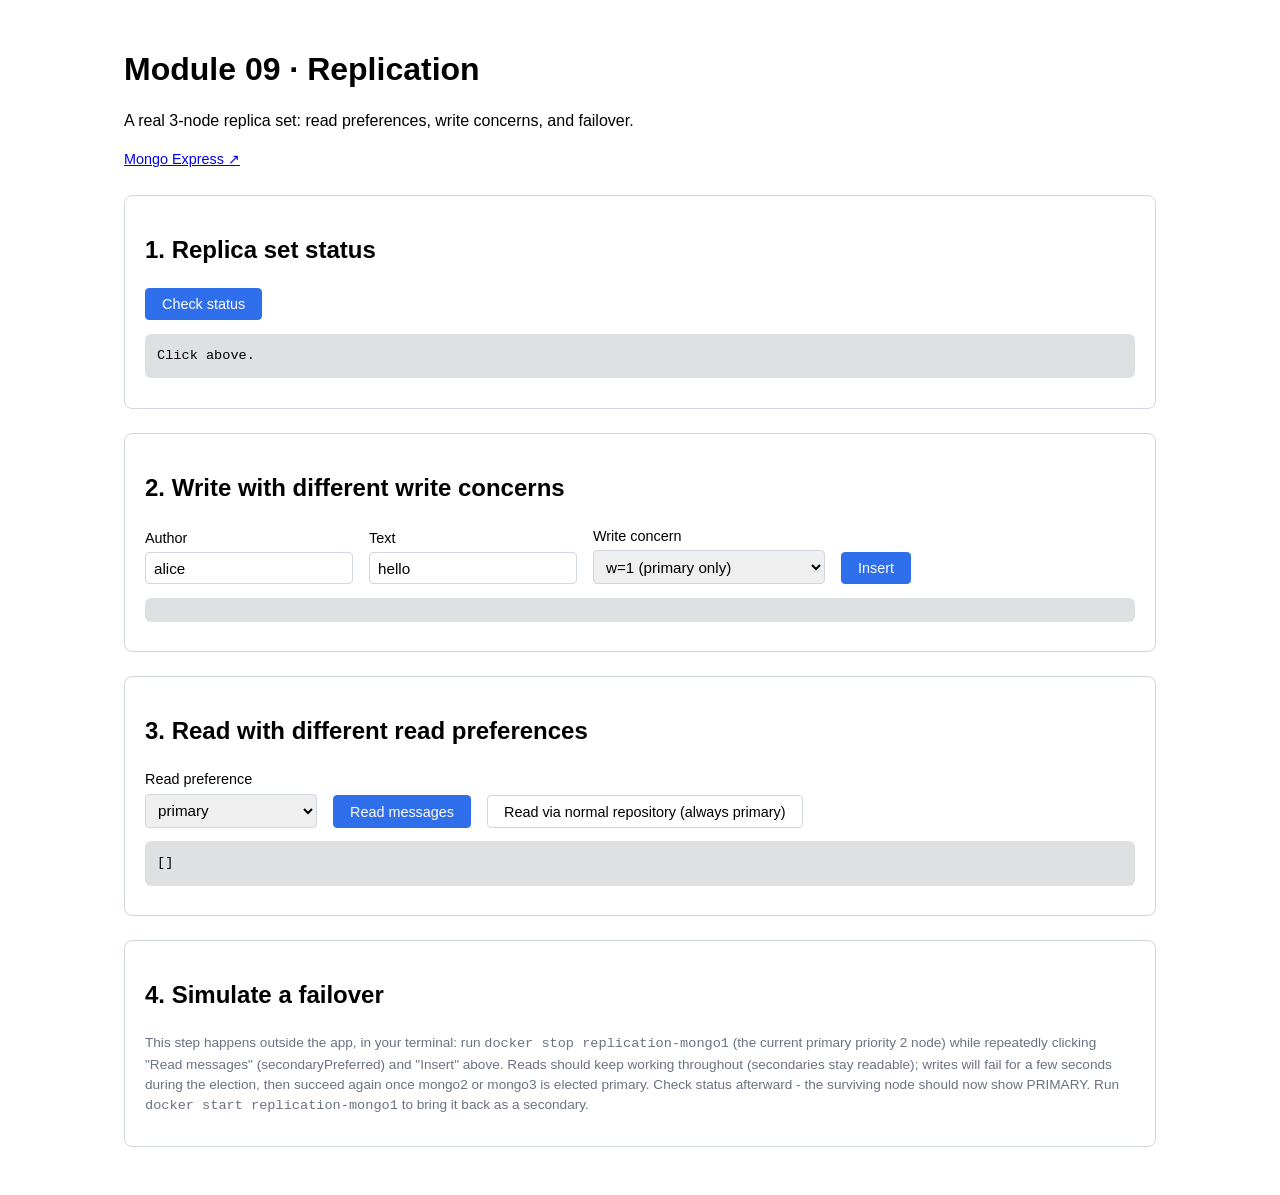
<file: 09-replication/src/main/resources/static/index.html>
<!DOCTYPE html>
<html lang="en">
<head>
<meta charset="UTF-8">
<title>09 - Replication</title>
<link rel="stylesheet" href="style.css">
<style>
  pre { background: #11182722; padding: 0.75rem; border-radius: 6px; overflow-x: auto; font-size: 0.85rem; }
</style>
</head>
<body>
<header>
  <h1>Module 09 &middot; Replication</h1>
  <p>A real 3-node replica set: read preferences, write concerns, and failover.</p>
  <p class="links"><a href="http://localhost:8081" target="_blank" rel="noopener">Mongo Express &#8599;</a></p>
</header>

<main>
  <section class="panel">
    <h2>1. Replica set status</h2>
    <button id="status-btn">Check status</button>
    <pre id="status-output">Click above.</pre>
  </section>

  <section class="panel">
    <h2>2. Write with different write concerns</h2>
    <div class="row">
      <label>Author <input type="text" id="w-author" value="alice"></label>
      <label>Text <input type="text" id="w-text" value="hello"></label>
      <label>Write concern
        <select id="w-concern">
          <option value="1">w=1 (primary only)</option>
          <option value="2">w=2 (primary + 1 secondary)</option>
          <option value="majority">w=majority</option>
        </select>
      </label>
      <button id="write-btn">Insert</button>
    </div>
    <pre id="write-output"></pre>
  </section>

  <section class="panel">
    <h2>3. Read with different read preferences</h2>
    <div class="row">
      <label>Read preference
        <select id="r-pref">
          <option value="primary">primary</option>
          <option value="secondaryPreferred">secondaryPreferred</option>
          <option value="secondary">secondary</option>
          <option value="nearest">nearest</option>
        </select>
      </label>
      <button id="read-btn">Read messages</button>
      <button class="secondary" id="read-normal-btn">Read via normal repository (always primary)</button>
    </div>
    <pre id="read-output">[]</pre>
  </section>

  <section class="panel">
    <h2>4. Simulate a failover</h2>
    <p class="hint">
      This step happens outside the app, in your terminal: run
      <code>docker stop replication-mongo1</code> (the current primary
      priority 2 node) while repeatedly clicking "Read messages"
      (secondaryPreferred) and "Insert" above. Reads should keep working
      throughout (secondaries stay readable); writes will fail for a few
      seconds during the election, then succeed again once mongo2 or
      mongo3 is elected primary. Check status afterward - the surviving
      node should now show PRIMARY. Run <code>docker start
      replication-mongo1</code> to bring it back as a secondary.
    </p>
  </section>
</main>

<script src="app.js"></script>
</body>
</html>
</file>
<file: 09-replication/src/main/resources/static/style.css>
:root {
  color-scheme: light dark;
  --border: #d0d7de;
  --accent: #2f6feb;
}

* { box-sizing: border-box; }

body {
  font-family: -apple-system, "Segoe UI", Roboto, sans-serif;
  max-width: 1080px;
  margin: 0 auto;
  padding: 1.5rem;
  line-height: 1.5;
}

header { margin-bottom: 1.5rem; }
header h1 { margin-bottom: 0.25rem; }
header .links { font-size: 0.9rem; }

.panel {
  border: 1px solid var(--border);
  border-radius: 8px;
  padding: 1rem 1.25rem;
  margin-bottom: 1.5rem;
}

form label, .row label {
  display: block;
  margin-bottom: 0.6rem;
  font-size: 0.9rem;
}

form label.checkbox, .row label.checkbox {
  display: inline-flex;
  align-items: center;
  gap: 0.4rem;
}

input[type="text"], input[type="number"], select {
  display: block;
  width: 100%;
  padding: 0.4rem 0.5rem;
  margin-top: 0.2rem;
  border: 1px solid var(--border);
  border-radius: 4px;
  font-size: 0.95rem;
}

.row {
  display: flex;
  flex-wrap: wrap;
  gap: 1rem;
  align-items: flex-end;
}
.row label { min-width: 150px; margin-bottom: 0; }

button {
  padding: 0.45rem 1rem;
  border: 1px solid var(--accent);
  background: var(--accent);
  color: white;
  border-radius: 4px;
  cursor: pointer;
  font-size: 0.9rem;
}
button.secondary {
  background: transparent;
  color: inherit;
  border-color: var(--border);
}

table {
  width: 100%;
  border-collapse: collapse;
  font-size: 0.9rem;
}
th, td {
  text-align: left;
  padding: 0.5rem;
  border-bottom: 1px solid var(--border);
}

.error { color: #d1242f; font-size: 0.9rem; min-height: 1.2em; }
.hint { color: #6b7280; font-size: 0.85rem; }

.row-actions button { margin-right: 0.3rem; font-size: 0.8rem; padding: 0.25rem 0.55rem; }

.pagination { display: flex; gap: 0.5rem; align-items: center; margin-top: 0.75rem; font-size: 0.9rem; }
</file>
